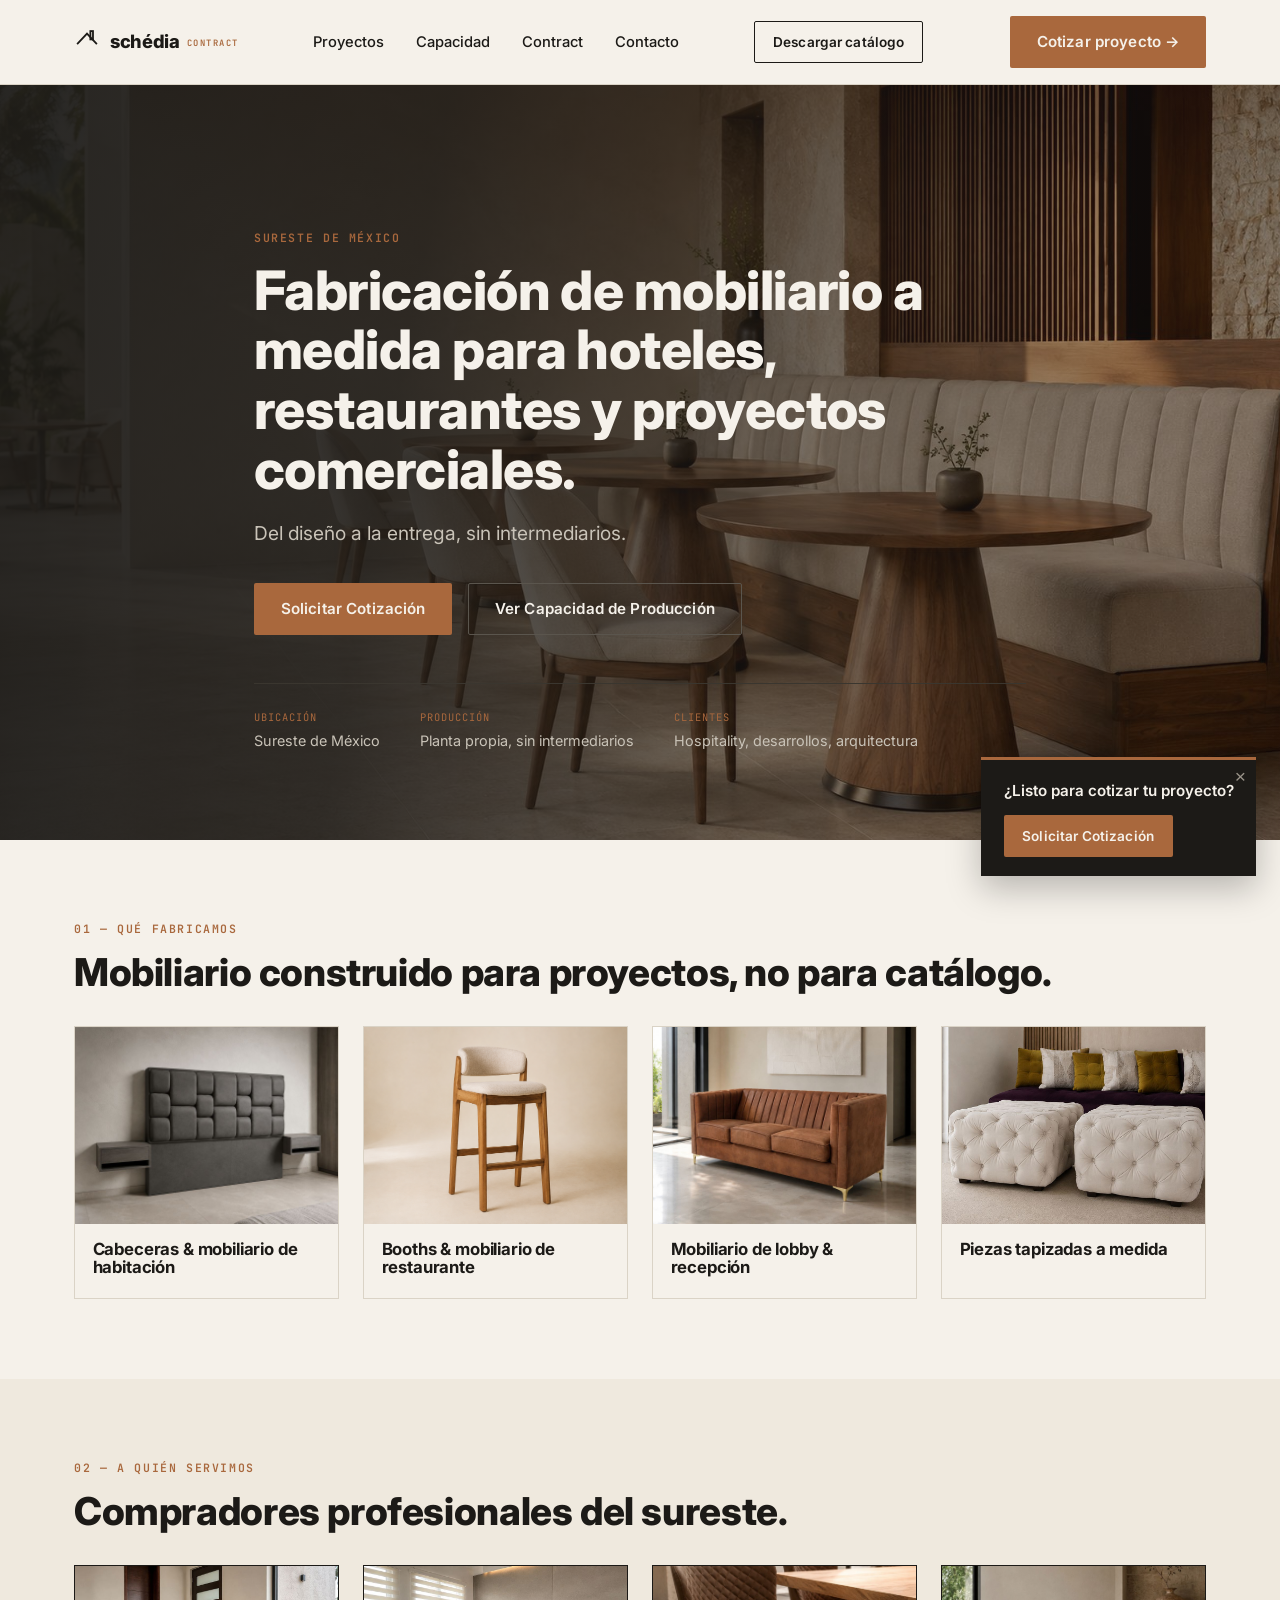
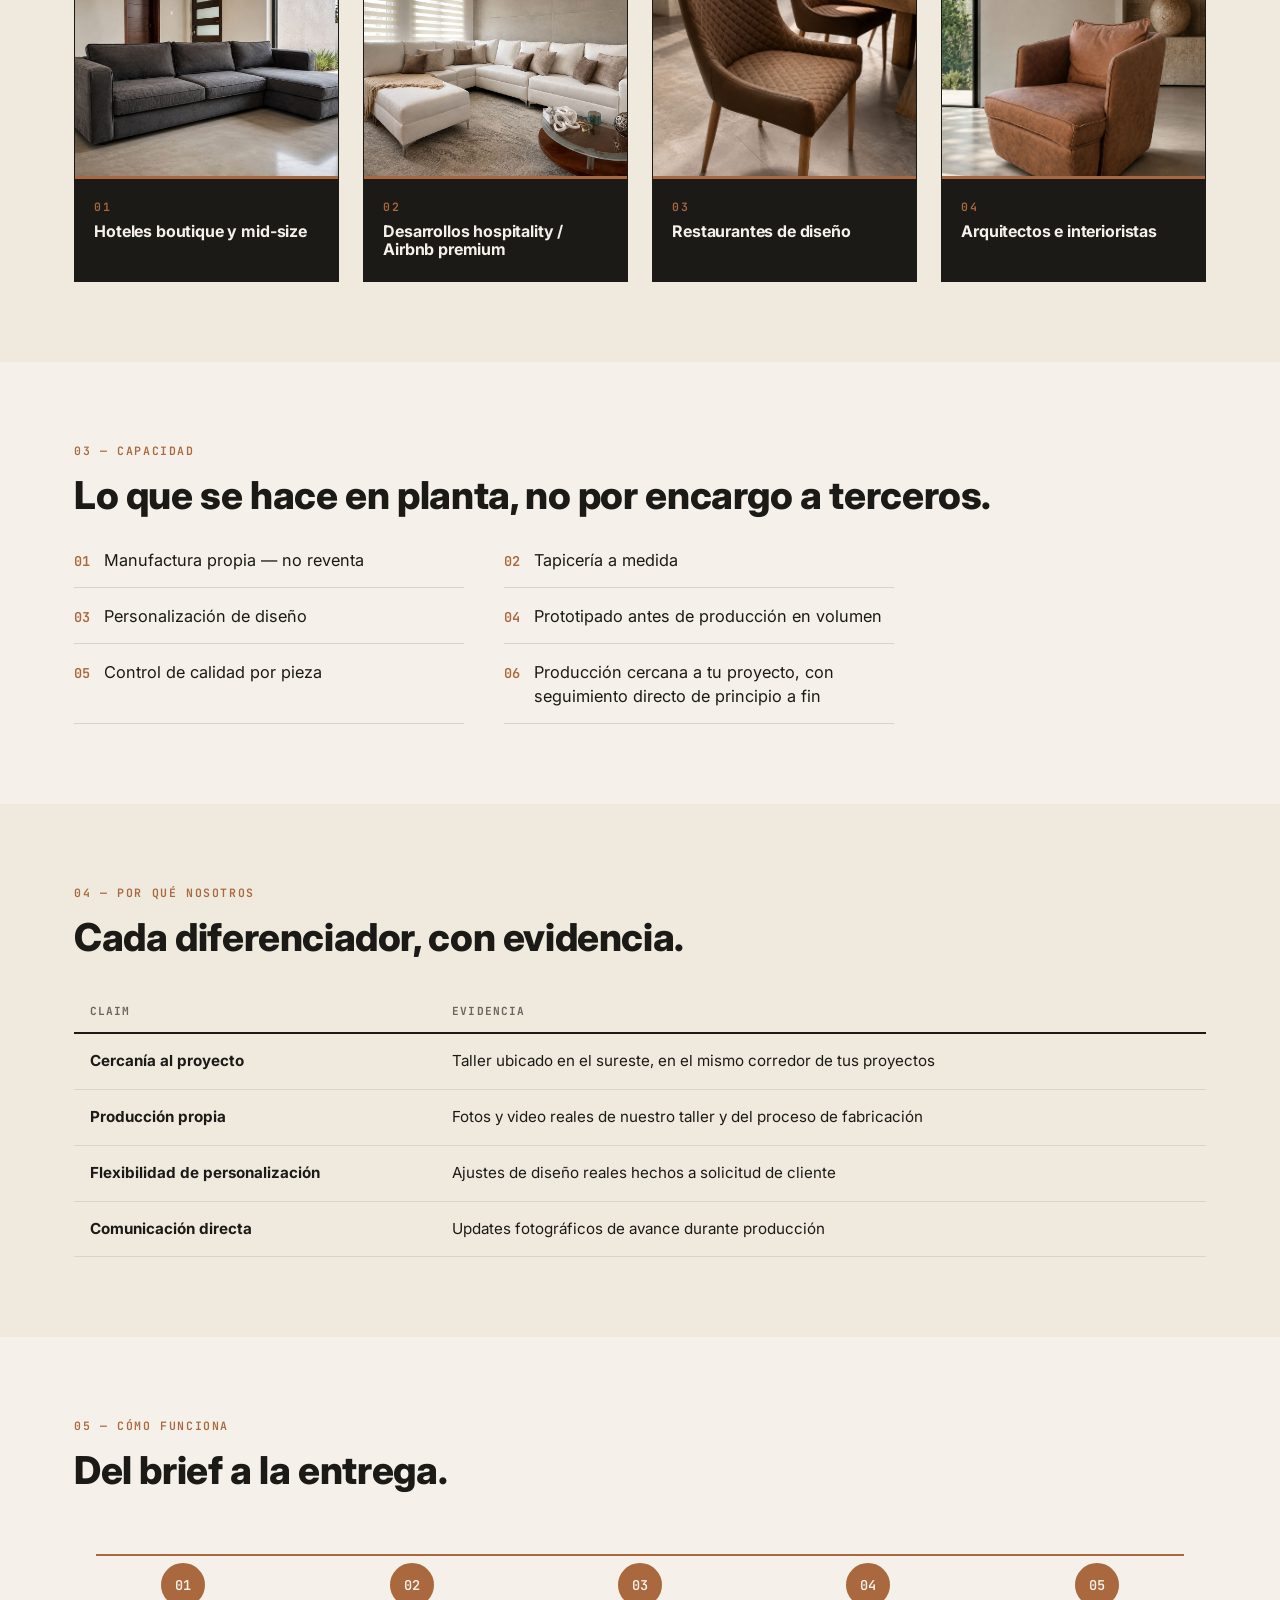
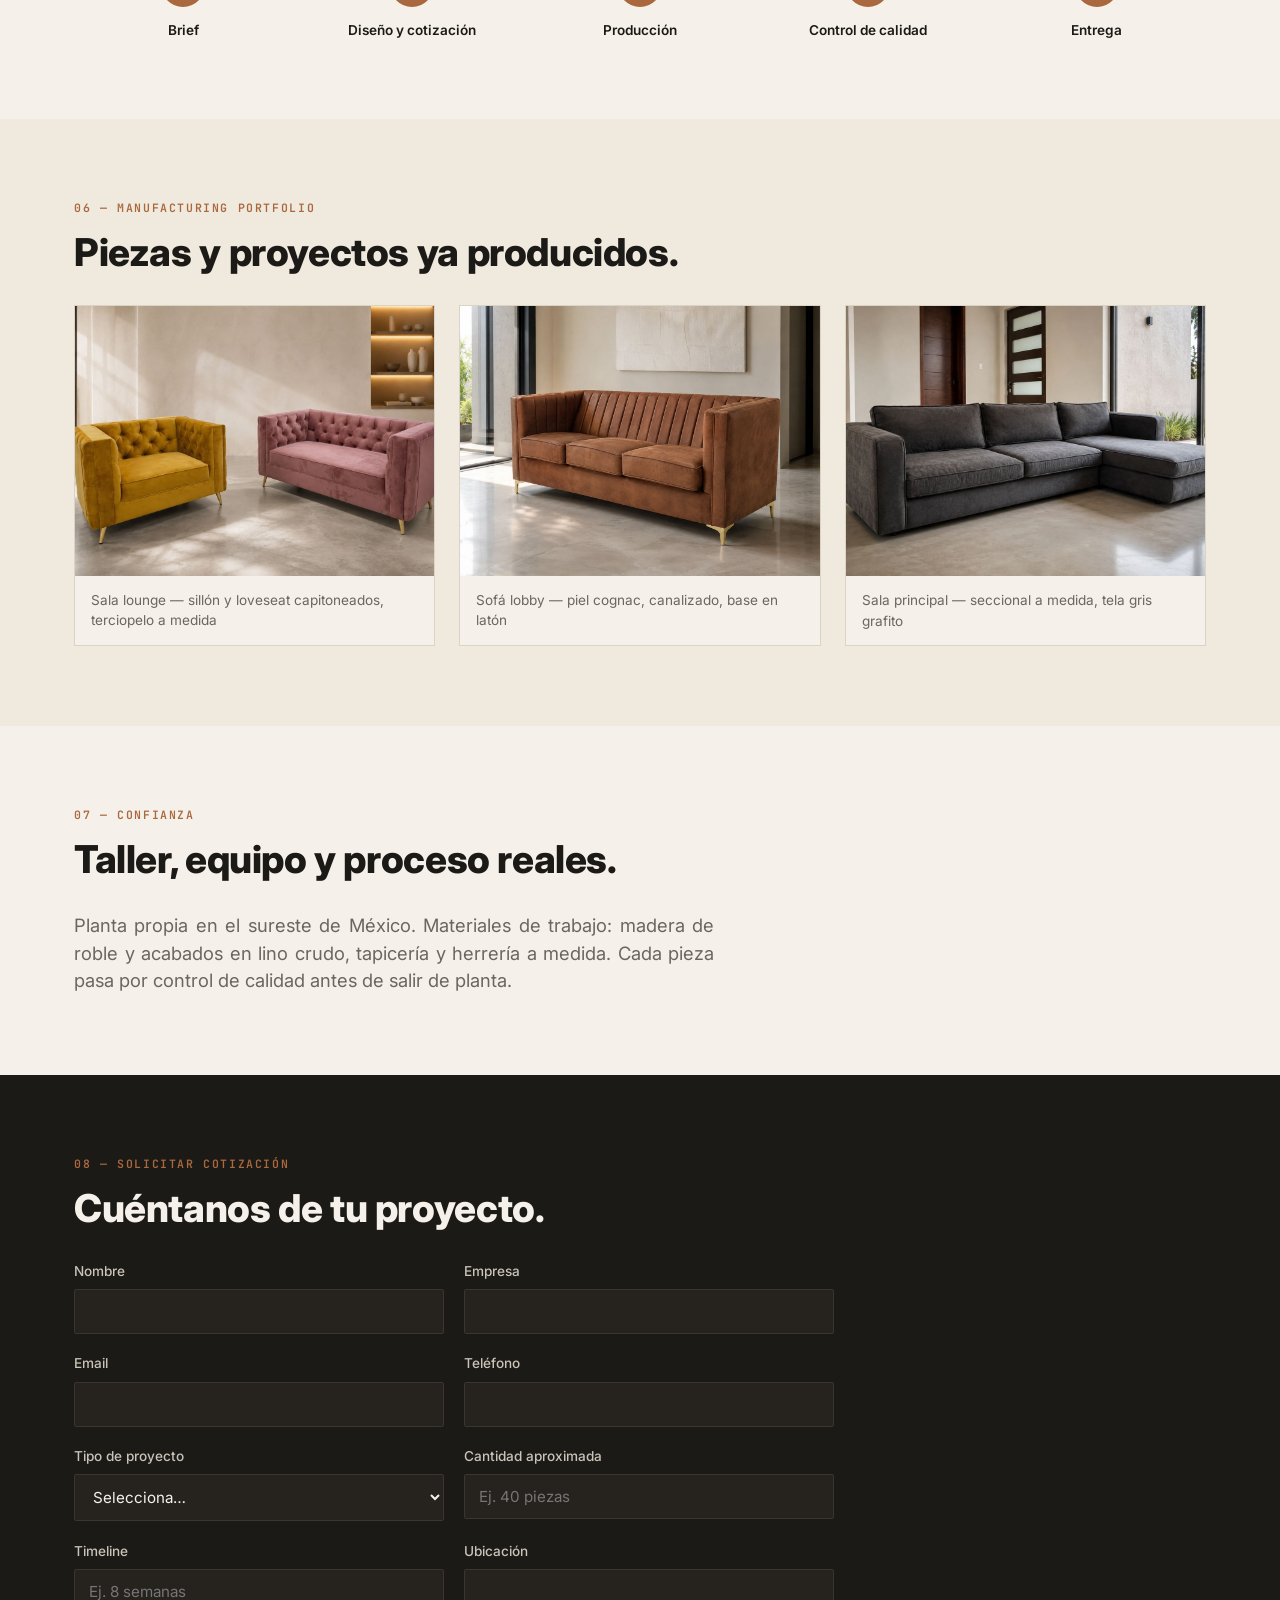
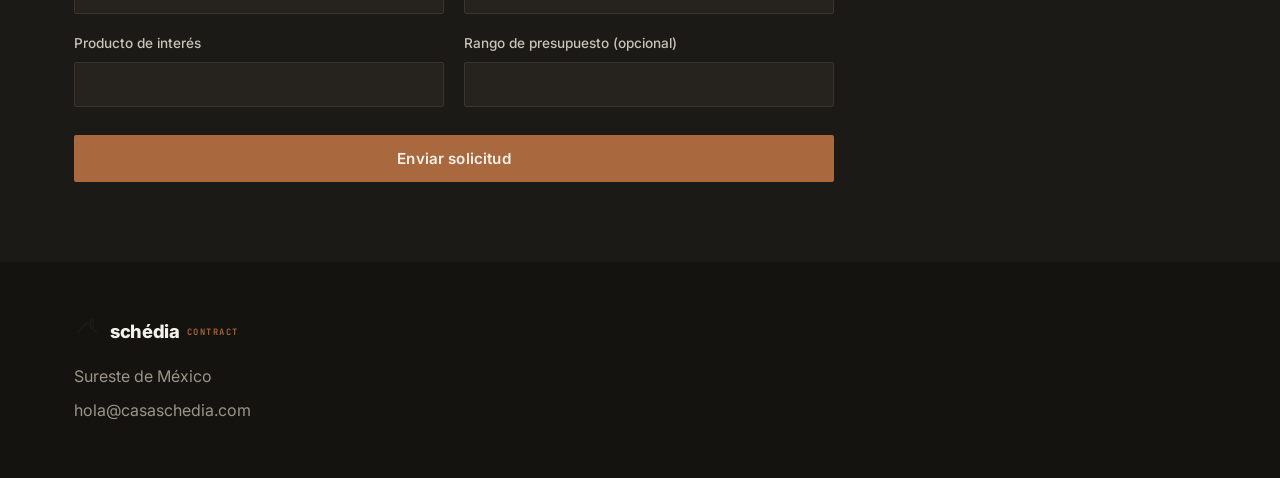
<file: index.html>
<!-- VERSION: v06 -->
<!DOCTYPE html>
<html lang="es-MX">
<head>
<meta charset="UTF-8">
<meta name="viewport" content="width=device-width, initial-scale=1.0">
<title>Casa Schédia — Fabricación de mobiliario a medida para hospitality | Sureste de México</title>
<meta name="description" content="Fabricante de mobiliario a medida para hoteles, restaurantes y proyectos comerciales del sureste de México. Solicita una cotización.">
<link rel="icon" href="assets/favicon.svg" type="image/svg+xml">
<link rel="preconnect" href="https://fonts.googleapis.com">
<link href="https://fonts.googleapis.com/css2?family=Inter:wght@400;500;600;700;800&family=JetBrains+Mono:wght@500;600&display=swap" rel="stylesheet">
<link rel="stylesheet" href="css/styles.css?v=05">
</head>
<body>

<!-- ============ HEADER ============ -->
<header class="site-header">
  <div class="wrap header-inner">
    <a href="index.html" class="logo-lockup" aria-label="Casa Schédia">
      <svg class="logo-icon" viewBox="0 0 100 100" aria-hidden="true">
        <polyline points="12,58 50,18 88,58" fill="none" stroke="currentColor" stroke-width="7" stroke-linejoin="miter"/>
        <rect x="63" y="8" width="10" height="32" fill="none" stroke="currentColor" stroke-width="7" stroke-linejoin="miter"/>
      </svg>
      <span class="logo-text">schédia <span class="logo-sub">CONTRACT</span></span>
    </a>
    <nav class="site-nav" aria-label="Navegación principal">
      <a href="#proyectos">Proyectos</a>
      <a href="#capacidad">Capacidad</a>
      <a href="#contract">Contract</a>
      <a href="#contacto">Contacto</a>
    </nav>
    <a href="assets/catalogo-schedia.pdf" class="btn btn-ghost btn-small header-catalog" download>Descargar catálogo</a>
    <a href="#cotizar" class="btn btn-amber header-cta">Cotizar proyecto →</a>
    <button class="nav-toggle" aria-label="Abrir menú" aria-expanded="false">
      <span></span><span></span><span></span>
    </button>
  </div>
</header>

<!-- ============ HERO ============ -->
<section class="hero">
  <div class="wrap hero-inner">
    <p class="eyebrow">SURESTE DE MÉXICO</p>
    <h1>Fabricación de mobiliario a medida para hoteles, restaurantes y proyectos comerciales.</h1>
    <p class="hero-sub">Del diseño a la entrega, sin intermediarios.</p>
    <div class="hero-ctas">
      <a href="#cotizar" class="btn btn-amber">Solicitar Cotización</a>
      <a href="#capacidad" class="btn btn-ghost">Ver Capacidad de Producción</a>
    </div>
    <ul class="trust-indicators">
      <li><span class="ti-label">Ubicación</span> Sureste de México</li>
      <li><span class="ti-label">Producción</span> Planta propia, sin intermediarios</li>
      <li><span class="ti-label">Clientes</span> Hospitality, desarrollos, arquitectura</li>
    </ul>
  </div>
</section>

<!-- ============ QUÉ FABRICAMOS ============ -->
<section class="section" id="que-fabricamos">
  <div class="wrap">
    <p class="eyebrow">01 — QUÉ FABRICAMOS</p>
    <h2>Mobiliario construido para proyectos, no para catálogo.</h2>
    <div class="grid-4">
      <div class="card">
        <div class="card-media" style="background-image:url('assets/producto-cabeceras.jpg')"></div>
        <h3>Cabeceras &amp; mobiliario de habitación</h3>
      </div>
      <div class="card">
        <div class="card-media" style="background-image:url('assets/producto-booths.jpg')"></div>
        <h3>Booths &amp; mobiliario de restaurante</h3>
      </div>
      <div class="card">
        <div class="card-media" style="background-image:url('assets/producto-lobby.jpg')"></div>
        <h3>Mobiliario de lobby &amp; recepción</h3>
      </div>
      <div class="card">
        <div class="card-media" style="background-image:url('assets/producto-tapizado.jpg')"></div>
        <h3>Piezas tapizadas a medida</h3>
      </div>
    </div>
  </div>
</section>

<!-- ============ A QUIÉN SERVIMOS ============ -->
<section class="section section-alt" id="a-quien-servimos">
  <div class="wrap">
    <p class="eyebrow">02 — A QUIÉN SERVIMOS</p>
    <h2>Compradores profesionales del sureste.</h2>
    <div class="grid-4">
      <div class="audience-card">
        <div class="card-media" style="background-image:url('assets/audiencia-hoteles.jpg')"></div>
        <div class="audience-body">
          <span class="audience-num">01</span>
          <h3>Hoteles boutique y mid-size</h3>
        </div>
      </div>
      <div class="audience-card">
        <div class="card-media" style="background-image:url('assets/audiencia-airbnb.jpg')"></div>
        <div class="audience-body">
          <span class="audience-num">02</span>
          <h3>Desarrollos hospitality / Airbnb premium</h3>
        </div>
      </div>
      <div class="audience-card">
        <div class="card-media" style="background-image:url('assets/audiencia-restaurantes.jpg')"></div>
        <div class="audience-body">
          <span class="audience-num">03</span>
          <h3>Restaurantes de diseño</h3>
        </div>
      </div>
      <div class="audience-card">
        <div class="card-media" style="background-image:url('assets/audiencia-arquitectos.jpg')"></div>
        <div class="audience-body">
          <span class="audience-num">04</span>
          <h3>Arquitectos e interioristas</h3>
        </div>
      </div>
    </div>
  </div>
</section>

<!-- ============ CAPACIDAD ============ -->
<section class="section" id="capacidad">
  <div class="wrap">
    <p class="eyebrow">03 — CAPACIDAD</p>
    <h2>Lo que se hace en planta, no por encargo a terceros.</h2>
    <ul class="spec-list">
      <li><span class="spec-num">01</span> Manufactura propia — no reventa</li>
      <li><span class="spec-num">02</span> Tapicería a medida</li>
      <li><span class="spec-num">03</span> Personalización de diseño</li>
      <li><span class="spec-num">04</span> Prototipado antes de producción en volumen</li>
      <li><span class="spec-num">05</span> Control de calidad por pieza</li>
      <li><span class="spec-num">06</span> Producción cercana a tu proyecto, con seguimiento directo de principio a fin</li>
    </ul>
  </div>
</section>

<!-- ============ POR QUÉ NOSOTROS ============ -->
<section class="section section-alt" id="por-que-nosotros">
  <div class="wrap">
    <p class="eyebrow">04 — POR QUÉ NOSOTROS</p>
    <h2>Cada diferenciador, con evidencia.</h2>
    <table class="evidence-table">
      <thead><tr><th>Claim</th><th>Evidencia</th></tr></thead>
      <tbody>
        <tr><td>Cercanía al proyecto</td><td>Taller ubicado en el sureste, en el mismo corredor de tus proyectos</td></tr>
        <tr><td>Producción propia</td><td>Fotos y video reales de nuestro taller y del proceso de fabricación</td></tr>
        <tr><td>Flexibilidad de personalización</td><td>Ajustes de diseño reales hechos a solicitud de cliente</td></tr>
        <tr><td>Comunicación directa</td><td>Updates fotográficos de avance durante producción</td></tr>
      </tbody>
    </table>
  </div>
</section>

<!-- ============ PROCESO ============ -->
<section class="section" id="proceso">
  <div class="wrap">
    <p class="eyebrow">05 — CÓMO FUNCIONA</p>
    <h2>Del brief a la entrega.</h2>
    <div class="roadmap" id="roadmap">
      <div class="roadmap-track"><div class="roadmap-fill"></div></div>
      <ol class="roadmap-steps">
        <li class="roadmap-step"><span class="roadmap-node">01</span><p class="roadmap-label">Brief</p></li>
        <li class="roadmap-step"><span class="roadmap-node">02</span><p class="roadmap-label">Diseño y cotización</p></li>
        <li class="roadmap-step"><span class="roadmap-node">03</span><p class="roadmap-label">Producción</p></li>
        <li class="roadmap-step"><span class="roadmap-node">04</span><p class="roadmap-label">Control de calidad</p></li>
        <li class="roadmap-step"><span class="roadmap-node">05</span><p class="roadmap-label">Entrega</p></li>
      </ol>
    </div>
  </div>
</section>

<!-- ============ PROYECTOS ============ -->
<section class="section section-alt" id="proyectos">
  <div class="wrap">
    <p class="eyebrow">06 — MANUFACTURING PORTFOLIO</p>
    <h2>Piezas y proyectos ya producidos.</h2>
    <div class="grid-3">
      <div class="project-card">
        <div class="card-media" style="background-image:url('assets/proyecto-1.jpg')"></div>
        <p class="project-meta">Sala lounge — sillón y loveseat capitoneados, terciopelo a medida</p>
      </div>
      <div class="project-card">
        <div class="card-media" style="background-image:url('assets/proyecto-2.jpg')"></div>
        <p class="project-meta">Sofá lobby — piel cognac, canalizado, base en latón</p>
      </div>
      <div class="project-card">
        <div class="card-media" style="background-image:url('assets/proyecto-3.jpg')"></div>
        <p class="project-meta">Sala principal — seccional a medida, tela gris grafito</p>
      </div>
    </div>
  </div>
</section>

<!-- ============ CONFIANZA ============ -->
<section class="section" id="contract">
  <div class="wrap">
    <p class="eyebrow">07 — CONFIANZA</p>
    <h2>Taller, equipo y proceso reales.</h2>
    <p class="lede">Planta propia en el sureste de México. Materiales de trabajo: madera de roble y acabados en lino crudo, tapicería y herrería a medida. Cada pieza pasa por control de calidad antes de salir de planta.</p>
  </div>
</section>

<!-- ============ FORMULARIO ============ -->
<section class="section section-form" id="cotizar">
  <div class="wrap">
    <p class="eyebrow">08 — SOLICITAR COTIZACIÓN</p>
    <h2>Cuéntanos de tu proyecto.</h2>
    <form class="lead-form" id="quote-form" action="https://n8n-production-c8e2f.up.railway.app/webhook/schedia-lead" method="POST">
      <input type="text" name="_honey" style="display:none" tabindex="-1" autocomplete="off">
      <div class="form-grid">
        <label>Nombre<input type="text" name="Nombre" required></label>
        <label>Empresa<input type="text" name="Empresa" required></label>
        <label>Email<input type="email" name="Email" required></label>
        <label>Teléfono<input type="tel" name="Teléfono" required></label>
        <label>Tipo de proyecto
          <select name="Tipo de proyecto" required>
            <option value="">Selecciona…</option>
            <option>Hotel boutique</option>
            <option>Hotel mid-size</option>
            <option>Airbnb premium</option>
            <option>Restaurante</option>
            <option>Desarrollo / otro</option>
          </select>
        </label>
        <label>Cantidad aproximada<input type="text" name="Cantidad aproximada" placeholder="Ej. 40 piezas"></label>
        <label>Timeline<input type="text" name="Timeline" placeholder="Ej. 8 semanas"></label>
        <label>Ubicación<input type="text" name="Ubicación" required></label>
        <label>Producto de interés<input type="text" name="Producto de interés"></label>
        <label>Rango de presupuesto (opcional)<input type="text" name="Rango de presupuesto"></label>
      </div>
      <button type="submit" class="btn btn-amber btn-block">Enviar solicitud</button>
    </form>
  </div>
</section>

<!-- ============ FOOTER ============ -->
<footer class="site-footer" id="contacto">
  <div class="wrap footer-inner">
    <div class="logo-lockup footer-logo">
      <svg class="logo-icon" viewBox="0 0 100 100" aria-hidden="true">
        <polyline points="12,58 50,18 88,58" fill="none" stroke="currentColor" stroke-width="7" stroke-linejoin="miter"/>
        <rect x="63" y="8" width="10" height="32" fill="none" stroke="currentColor" stroke-width="7" stroke-linejoin="miter"/>
      </svg>
      <span class="logo-text">schédia <span class="logo-sub">CONTRACT</span></span>
    </div>
    <p>Sureste de México</p>
    <p><a href="mailto:hola@casaschedia.com">hola@casaschedia.com</a></p>
  </div>
</footer>

<!-- ============ SCROLL POPUP ============ -->
<div class="scroll-popup" id="scroll-popup">
  <button class="popup-close" id="popup-close" aria-label="Cerrar">×</button>
  <p>¿Listo para cotizar tu proyecto?</p>
  <a href="#cotizar" class="btn btn-amber btn-small">Solicitar Cotización</a>
</div>

<script src="js/main.js?v=02"></script>
</body>
</html>
</file>
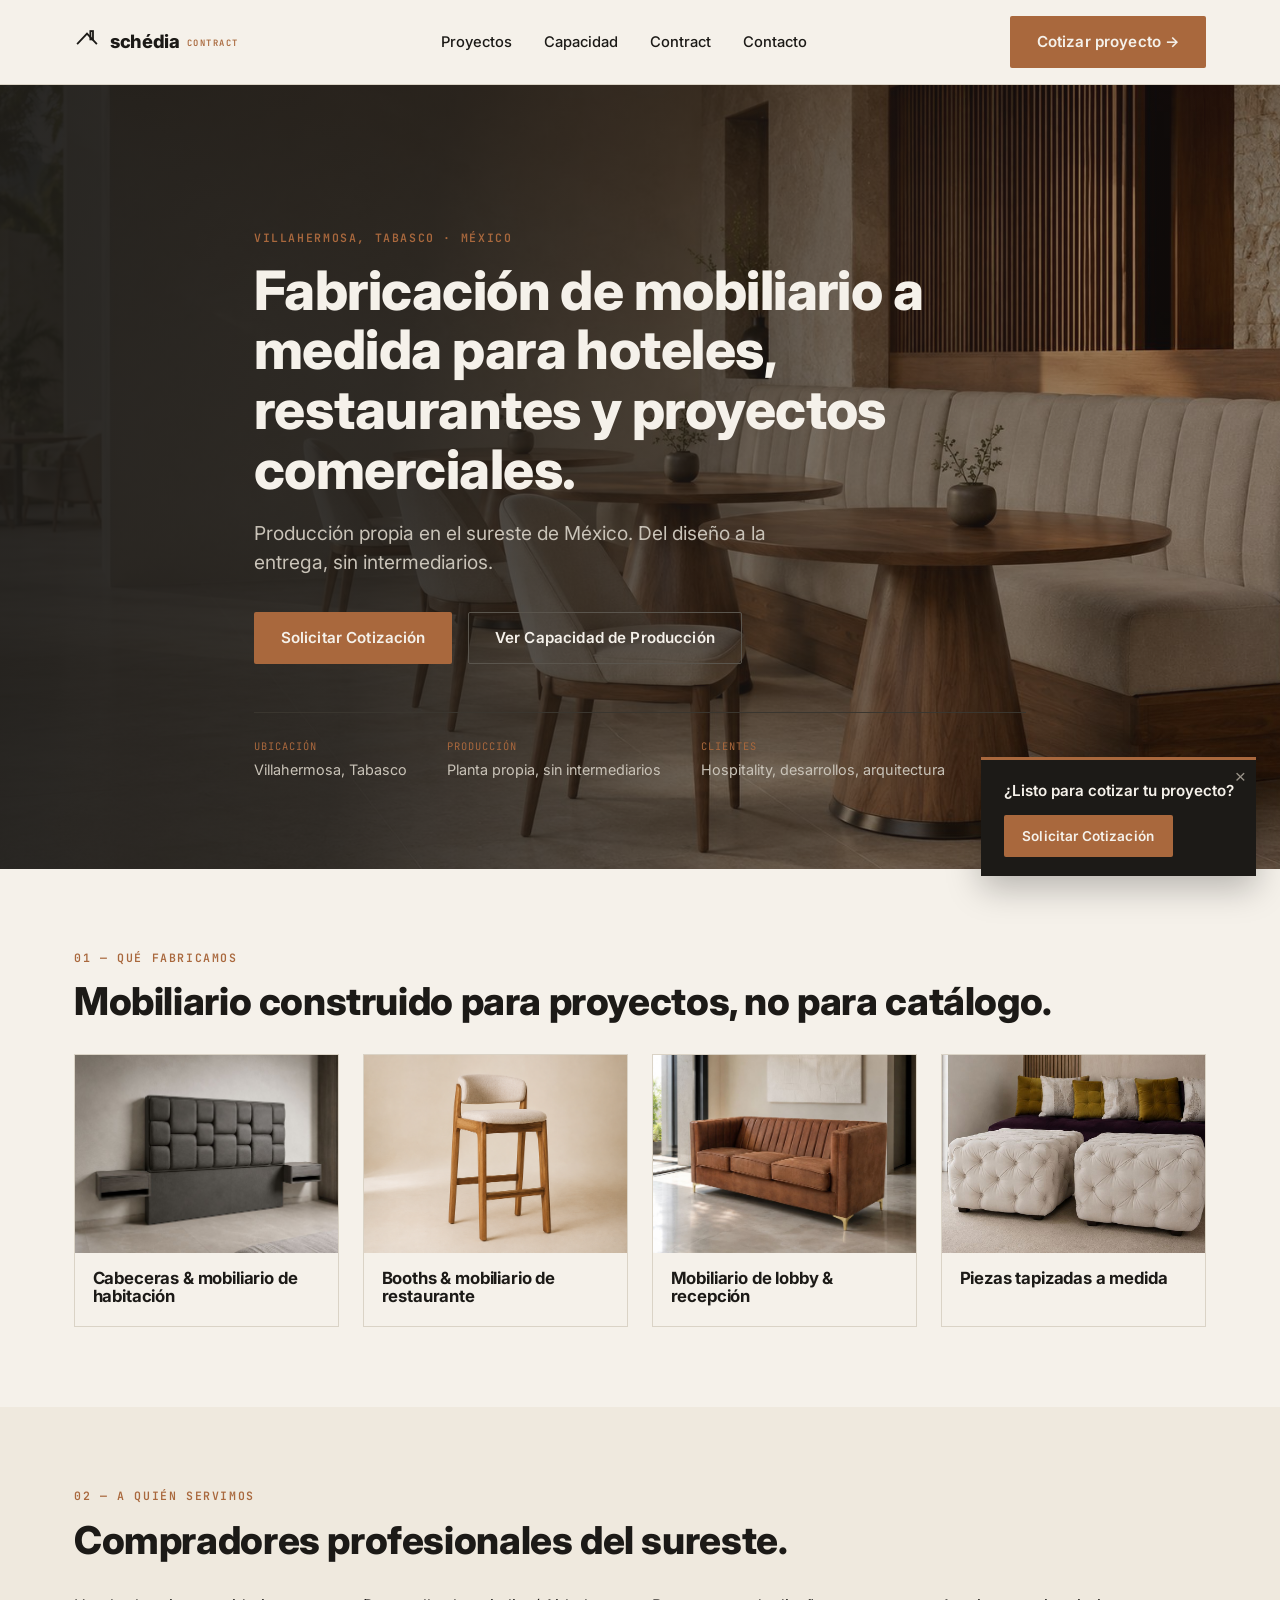
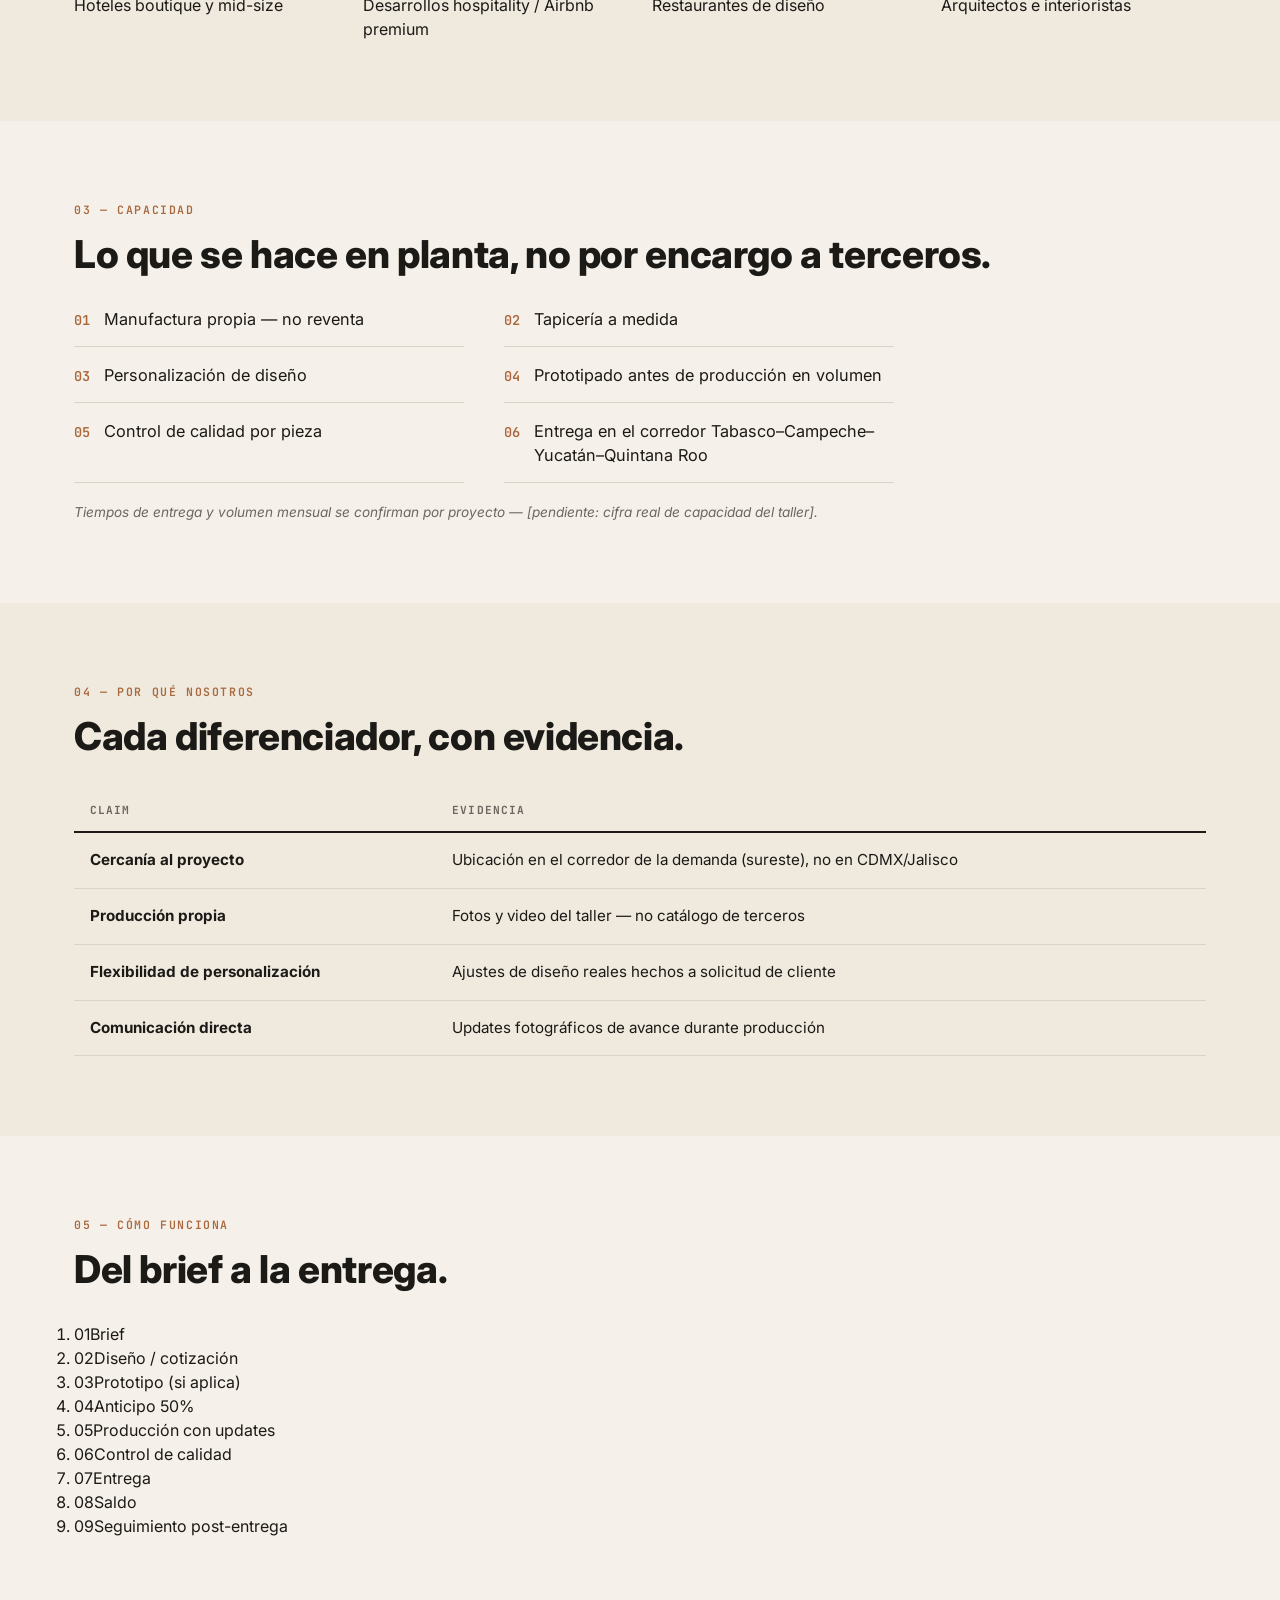
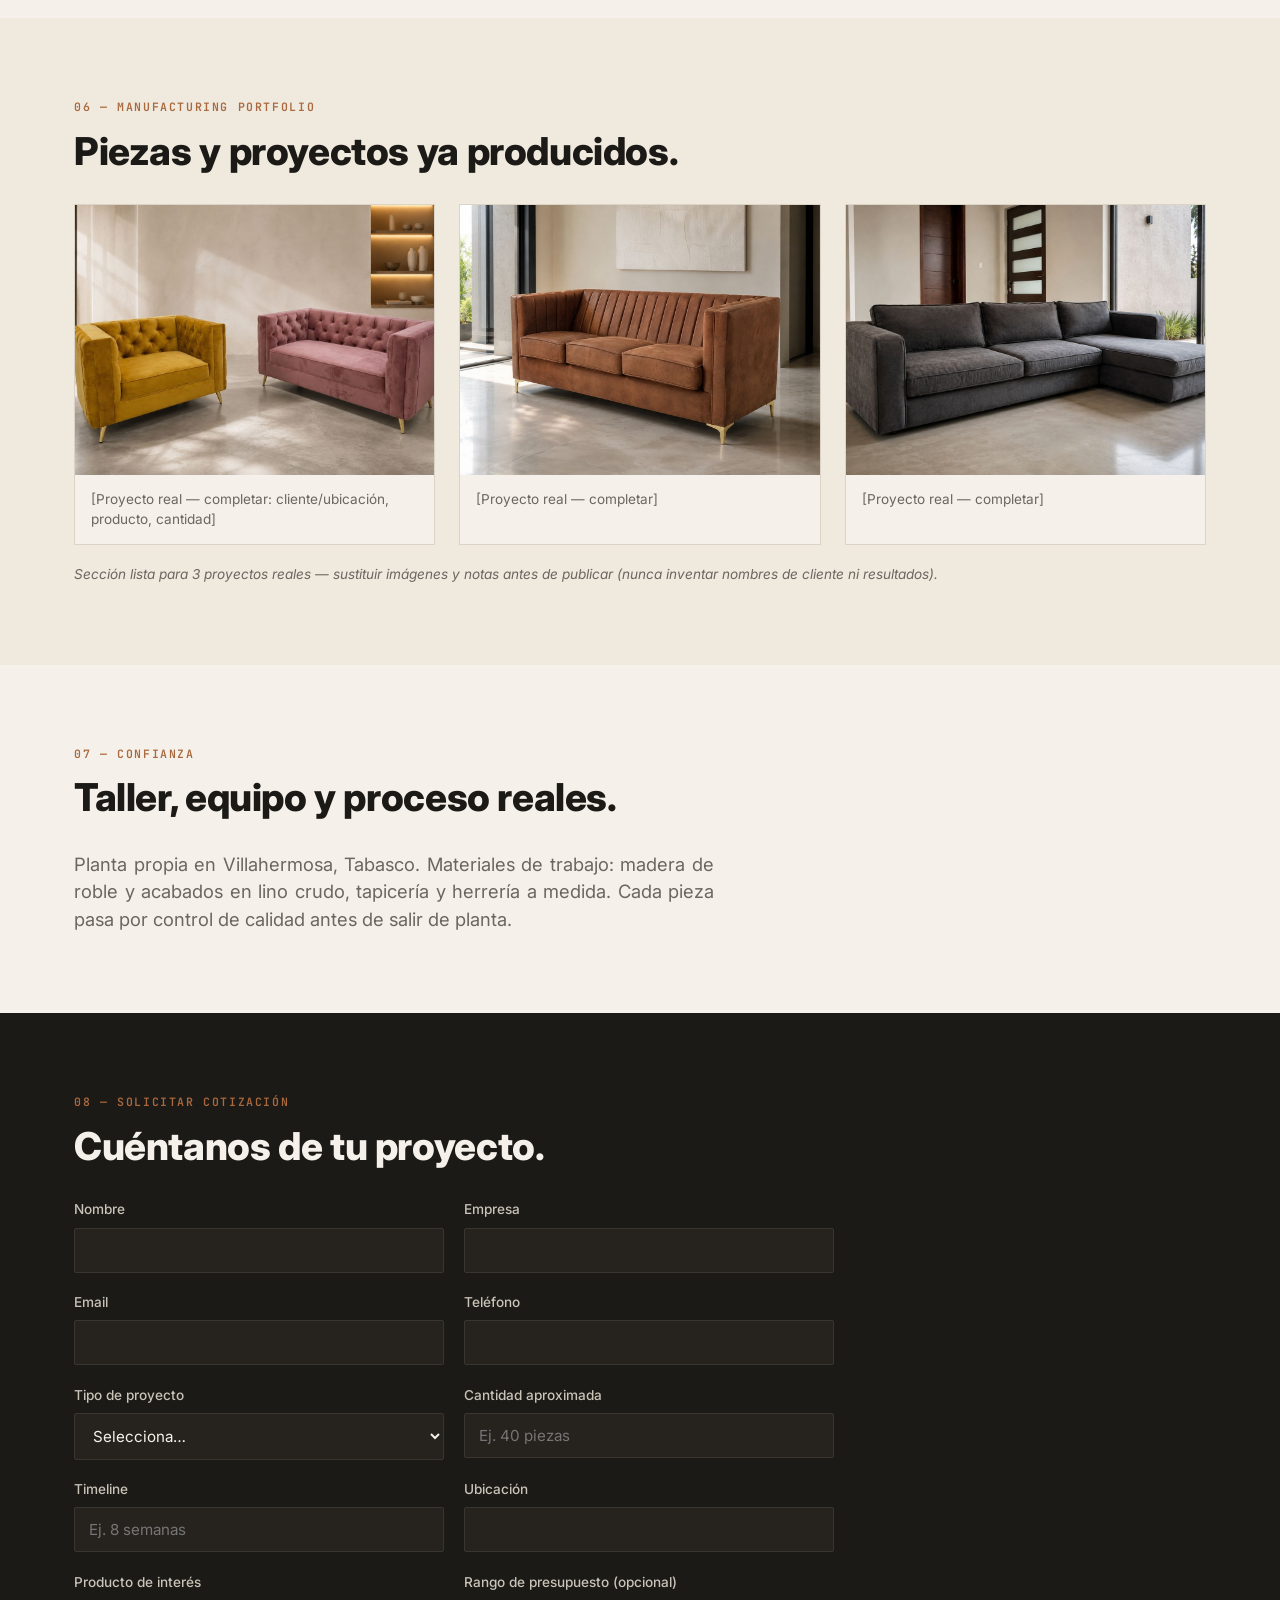
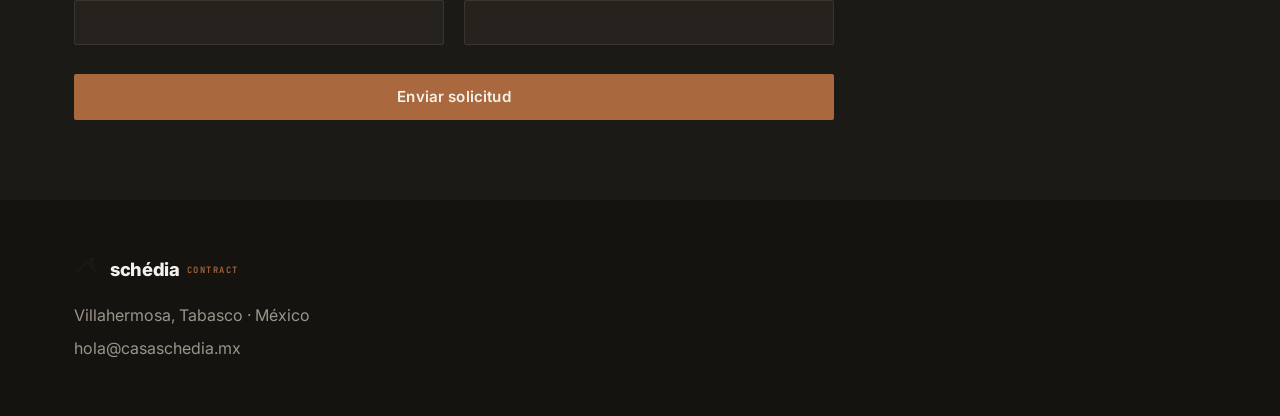
<file: index (27).html>
<!-- VERSION: v01 -->
<!DOCTYPE html>
<html lang="es-MX">
<head>
<meta charset="UTF-8">
<meta name="viewport" content="width=device-width, initial-scale=1.0">
<title>Casa Schédia — Fabricación de mobiliario a medida para hospitality | Villahermosa, Tabasco</title>
<meta name="description" content="Fabricante de mobiliario a medida para hoteles, restaurantes y proyectos comerciales del sureste de México. Producción propia en Villahermosa, Tabasco. Solicita una cotización.">
<link rel="icon" href="/assets/favicon.svg" type="image/svg+xml">
<link rel="preconnect" href="https://fonts.googleapis.com">
<link href="https://fonts.googleapis.com/css2?family=Inter:wght@400;500;600;700;800&family=JetBrains+Mono:wght@500;600&display=swap" rel="stylesheet">
<link rel="stylesheet" href="/css/styles.css?v=01">
</head>
<body>

<!-- ============ HEADER ============ -->
<header class="site-header">
  <div class="wrap header-inner">
    <a href="/" class="logo-lockup" aria-label="Casa Schédia">
      <svg class="logo-icon" viewBox="0 0 100 100" aria-hidden="true">
        <polyline points="12,58 50,18 88,58" fill="none" stroke="currentColor" stroke-width="7" stroke-linejoin="miter"/>
        <rect x="63" y="8" width="10" height="32" fill="none" stroke="currentColor" stroke-width="7" stroke-linejoin="miter"/>
      </svg>
      <span class="logo-text">schédia <span class="logo-sub">CONTRACT</span></span>
    </a>
    <nav class="site-nav" aria-label="Navegación principal">
      <a href="#proyectos">Proyectos</a>
      <a href="#capacidad">Capacidad</a>
      <a href="#contract">Contract</a>
      <a href="#contacto">Contacto</a>
    </nav>
    <a href="#cotizar" class="btn btn-amber header-cta">Cotizar proyecto →</a>
    <button class="nav-toggle" aria-label="Abrir menú" aria-expanded="false">
      <span></span><span></span><span></span>
    </button>
  </div>
</header>

<!-- ============ HERO ============ -->
<section class="hero">
  <div class="wrap hero-inner">
    <p class="eyebrow">VILLAHERMOSA, TABASCO · MÉXICO</p>
    <h1>Fabricación de mobiliario a medida para hoteles, restaurantes y proyectos comerciales.</h1>
    <p class="hero-sub">Producción propia en el sureste de México. Del diseño a la entrega, sin intermediarios.</p>
    <div class="hero-ctas">
      <a href="#cotizar" class="btn btn-amber">Solicitar Cotización</a>
      <a href="#capacidad" class="btn btn-ghost">Ver Capacidad de Producción</a>
    </div>
    <ul class="trust-indicators">
      <li><span class="ti-label">Ubicación</span> Villahermosa, Tabasco</li>
      <li><span class="ti-label">Producción</span> Planta propia, sin intermediarios</li>
      <li><span class="ti-label">Clientes</span> Hospitality, desarrollos, arquitectura</li>
    </ul>
  </div>
</section>

<!-- ============ QUÉ FABRICAMOS ============ -->
<section class="section" id="que-fabricamos">
  <div class="wrap">
    <p class="eyebrow">01 — QUÉ FABRICAMOS</p>
    <h2>Mobiliario construido para proyectos, no para catálogo.</h2>
    <div class="grid-4">
      <div class="card">
        <div class="card-media" style="background-image:url('/assets/producto-cabeceras.jpg')"></div>
        <h3>Cabeceras &amp; mobiliario de habitación</h3>
      </div>
      <div class="card">
        <div class="card-media" style="background-image:url('/assets/producto-booths.jpg')"></div>
        <h3>Booths &amp; mobiliario de restaurante</h3>
      </div>
      <div class="card">
        <div class="card-media" style="background-image:url('/assets/producto-lobby.jpg')"></div>
        <h3>Mobiliario de lobby &amp; recepción</h3>
      </div>
      <div class="card">
        <div class="card-media" style="background-image:url('/assets/producto-tapizado.jpg')"></div>
        <h3>Piezas tapizadas a medida</h3>
      </div>
    </div>
  </div>
</section>

<!-- ============ A QUIÉN SERVIMOS ============ -->
<section class="section section-alt" id="a-quien-servimos">
  <div class="wrap">
    <p class="eyebrow">02 — A QUIÉN SERVIMOS</p>
    <h2>Compradores profesionales del sureste.</h2>
    <div class="grid-4 grid-tight">
      <div class="tag-card">Hoteles boutique y mid-size</div>
      <div class="tag-card">Desarrollos hospitality / Airbnb premium</div>
      <div class="tag-card">Restaurantes de diseño</div>
      <div class="tag-card">Arquitectos e interioristas</div>
    </div>
  </div>
</section>

<!-- ============ CAPACIDAD ============ -->
<section class="section" id="capacidad">
  <div class="wrap">
    <p class="eyebrow">03 — CAPACIDAD</p>
    <h2>Lo que se hace en planta, no por encargo a terceros.</h2>
    <ul class="spec-list">
      <li><span class="spec-num">01</span> Manufactura propia — no reventa</li>
      <li><span class="spec-num">02</span> Tapicería a medida</li>
      <li><span class="spec-num">03</span> Personalización de diseño</li>
      <li><span class="spec-num">04</span> Prototipado antes de producción en volumen</li>
      <li><span class="spec-num">05</span> Control de calidad por pieza</li>
      <li><span class="spec-num">06</span> Entrega en el corredor Tabasco–Campeche–Yucatán–Quintana Roo</li>
    </ul>
    <p class="fine-note">Tiempos de entrega y volumen mensual se confirman por proyecto — [pendiente: cifra real de capacidad del taller].</p>
  </div>
</section>

<!-- ============ POR QUÉ NOSOTROS ============ -->
<section class="section section-alt" id="por-que-nosotros">
  <div class="wrap">
    <p class="eyebrow">04 — POR QUÉ NOSOTROS</p>
    <h2>Cada diferenciador, con evidencia.</h2>
    <table class="evidence-table">
      <thead><tr><th>Claim</th><th>Evidencia</th></tr></thead>
      <tbody>
        <tr><td>Cercanía al proyecto</td><td>Ubicación en el corredor de la demanda (sureste), no en CDMX/Jalisco</td></tr>
        <tr><td>Producción propia</td><td>Fotos y video del taller — no catálogo de terceros</td></tr>
        <tr><td>Flexibilidad de personalización</td><td>Ajustes de diseño reales hechos a solicitud de cliente</td></tr>
        <tr><td>Comunicación directa</td><td>Updates fotográficos de avance durante producción</td></tr>
      </tbody>
    </table>
  </div>
</section>

<!-- ============ PROCESO ============ -->
<section class="section" id="proceso">
  <div class="wrap">
    <p class="eyebrow">05 — CÓMO FUNCIONA</p>
    <h2>Del brief a la entrega.</h2>
    <ol class="process-steps">
      <li><span>01</span>Brief</li>
      <li><span>02</span>Diseño / cotización</li>
      <li><span>03</span>Prototipo (si aplica)</li>
      <li><span>04</span>Anticipo 50%</li>
      <li><span>05</span>Producción con updates</li>
      <li><span>06</span>Control de calidad</li>
      <li><span>07</span>Entrega</li>
      <li><span>08</span>Saldo</li>
      <li><span>09</span>Seguimiento post-entrega</li>
    </ol>
  </div>
</section>

<!-- ============ PROYECTOS ============ -->
<section class="section section-alt" id="proyectos">
  <div class="wrap">
    <p class="eyebrow">06 — MANUFACTURING PORTFOLIO</p>
    <h2>Piezas y proyectos ya producidos.</h2>
    <div class="grid-3">
      <div class="project-card">
        <div class="card-media" style="background-image:url('/assets/proyecto-1.jpg')"></div>
        <p class="project-meta">[Proyecto real — completar: cliente/ubicación, producto, cantidad]</p>
      </div>
      <div class="project-card">
        <div class="card-media" style="background-image:url('/assets/proyecto-2.jpg')"></div>
        <p class="project-meta">[Proyecto real — completar]</p>
      </div>
      <div class="project-card">
        <div class="card-media" style="background-image:url('/assets/proyecto-3.jpg')"></div>
        <p class="project-meta">[Proyecto real — completar]</p>
      </div>
    </div>
    <p class="fine-note">Sección lista para 3 proyectos reales — sustituir imágenes y notas antes de publicar (nunca inventar nombres de cliente ni resultados).</p>
  </div>
</section>

<!-- ============ CONFIANZA ============ -->
<section class="section" id="contract">
  <div class="wrap">
    <p class="eyebrow">07 — CONFIANZA</p>
    <h2>Taller, equipo y proceso reales.</h2>
    <p class="lede">Planta propia en Villahermosa, Tabasco. Materiales de trabajo: madera de roble y acabados en lino crudo, tapicería y herrería a medida. Cada pieza pasa por control de calidad antes de salir de planta.</p>
  </div>
</section>

<!-- ============ FORMULARIO ============ -->
<section class="section section-form" id="cotizar">
  <div class="wrap">
    <p class="eyebrow">08 — SOLICITAR COTIZACIÓN</p>
    <h2>Cuéntanos de tu proyecto.</h2>
    <form class="lead-form" id="quote-form" action="https://TU-N8N.up.railway.app/webhook/schedia-lead" method="POST">
      <input type="text" name="_honey" style="display:none" tabindex="-1" autocomplete="off">
      <div class="form-grid">
        <label>Nombre<input type="text" name="Nombre" required></label>
        <label>Empresa<input type="text" name="Empresa" required></label>
        <label>Email<input type="email" name="Email" required></label>
        <label>Teléfono<input type="tel" name="Teléfono" required></label>
        <label>Tipo de proyecto
          <select name="Tipo de proyecto" required>
            <option value="">Selecciona…</option>
            <option>Hotel boutique</option>
            <option>Hotel mid-size</option>
            <option>Airbnb premium</option>
            <option>Restaurante</option>
            <option>Desarrollo / otro</option>
          </select>
        </label>
        <label>Cantidad aproximada<input type="text" name="Cantidad aproximada" placeholder="Ej. 40 piezas"></label>
        <label>Timeline<input type="text" name="Timeline" placeholder="Ej. 8 semanas"></label>
        <label>Ubicación<input type="text" name="Ubicación" required></label>
        <label>Producto de interés<input type="text" name="Producto de interés"></label>
        <label>Rango de presupuesto (opcional)<input type="text" name="Rango de presupuesto"></label>
      </div>
      <button type="submit" class="btn btn-amber btn-block">Enviar solicitud</button>
    </form>
  </div>
</section>

<!-- ============ FOOTER ============ -->
<footer class="site-footer" id="contacto">
  <div class="wrap footer-inner">
    <div class="logo-lockup footer-logo">
      <svg class="logo-icon" viewBox="0 0 100 100" aria-hidden="true">
        <polyline points="12,58 50,18 88,58" fill="none" stroke="currentColor" stroke-width="7" stroke-linejoin="miter"/>
        <rect x="63" y="8" width="10" height="32" fill="none" stroke="currentColor" stroke-width="7" stroke-linejoin="miter"/>
      </svg>
      <span class="logo-text">schédia <span class="logo-sub">CONTRACT</span></span>
    </div>
    <p>Villahermosa, Tabasco · México</p>
    <p><a href="mailto:hola@casaschedia.mx">hola@casaschedia.mx</a></p>
  </div>
</footer>

<!-- ============ SCROLL POPUP ============ -->
<div class="scroll-popup" id="scroll-popup">
  <button class="popup-close" id="popup-close" aria-label="Cerrar">×</button>
  <p>¿Listo para cotizar tu proyecto?</p>
  <a href="#cotizar" class="btn btn-amber btn-small">Solicitar Cotización</a>
</div>

<script src="/js/main.js?v=01"></script>
</body>
</html>
</file>
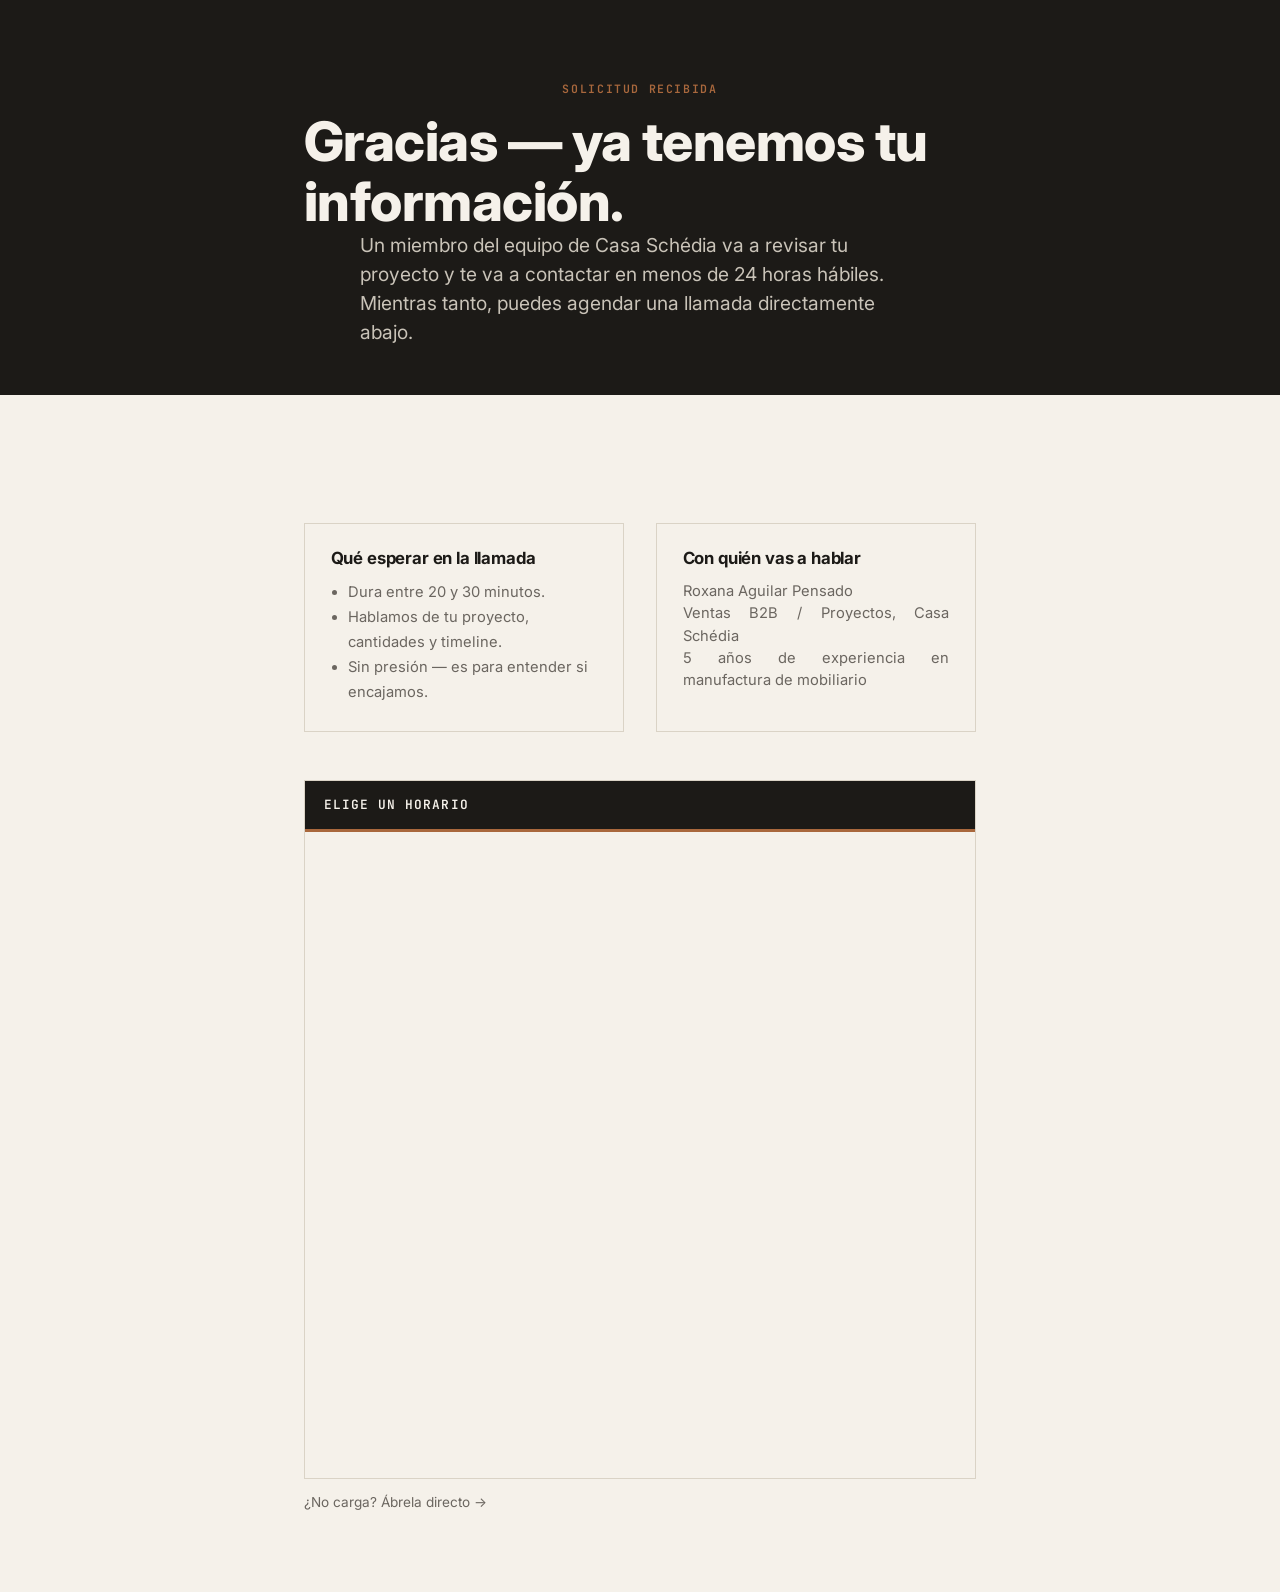
<file: thank-you.html>
<!-- VERSION: v01 -->
<!DOCTYPE html>
<html lang="es-MX">
<head>
<meta charset="UTF-8">
<meta name="viewport" content="width=device-width, initial-scale=1.0">
<title>Gracias — Casa Schédia</title>
<link href="https://fonts.googleapis.com/css2?family=Inter:wght@400;500;600;700;800&family=JetBrains+Mono:wght@500;600&display=swap" rel="stylesheet">
<link rel="stylesheet" href="css/styles.css?v=01">
<style>
  .ty-hero{background:var(--charcoal);color:var(--cream);padding:5rem 0 3rem;text-align:center}
  .ty-wrap{max-width:720px;margin:0 auto;padding:0 24px}
  .ty-grid{display:grid;grid-template-columns:1fr 1fr;gap:2rem;margin:3rem 0}
  .ty-card{background:var(--cream);border:1px solid var(--line);padding:1.6rem}
  .booking-shell{border:1px solid var(--line);margin-top:1rem}
  .booking-shell-header{background:var(--charcoal);color:var(--cream);padding:.9rem 1.2rem;border-bottom:3px solid var(--wood);font-weight:600;font-family:var(--font-mono);font-size:.8rem;letter-spacing:.08em;text-transform:uppercase}
  .booking-fallback-note{font-size:.85rem;color:var(--grey);margin-top:.8rem}
</style>
</head>
<body>
<section class="ty-hero">
  <div class="ty-wrap">
    <p class="eyebrow" style="text-align:center">SOLICITUD RECIBIDA</p>
    <h1>Gracias — ya tenemos tu información.</h1>
    <p class="hero-sub" style="margin:0 auto">Un miembro del equipo de Casa Schédia va a revisar tu proyecto y te va a contactar en menos de 24 horas hábiles. Mientras tanto, puedes agendar una llamada directamente abajo.</p>
  </div>
</section>

<section class="section">
  <div class="ty-wrap">
    <div class="ty-grid">
      <div class="ty-card">
        <h3>Qué esperar en la llamada</h3>
        <ul style="margin-top:.8rem;padding-left:1.1rem;color:var(--grey);font-size:.92rem;line-height:1.7">
          <li>Dura entre 20 y 30 minutos.</li>
          <li>Hablamos de tu proyecto, cantidades y timeline.</li>
          <li>Sin presión — es para entender si encajamos.</li>
        </ul>
      </div>
      <div class="ty-card">
        <h3>Con quién vas a hablar</h3>
        <p style="margin-top:.8rem;color:var(--grey);font-size:.92rem">Roxana Aguilar Pensado<br>Ventas B2B / Proyectos, Casa Schédia<br>5 años de experiencia en manufactura de mobiliario</p>
      </div>
    </div>

    <div class="booking-shell">
      <div class="booking-shell-header">Elige un horario</div>
      <iframe src="https://calendar.google.com/calendar/appointments/schedules/AcZssZ01WQsS1XPB4qFSoL8xT74jRLnxL2U8HGKHM4xNQHcJ1gWpUHXUGCY5LeVJxT_KyHxz9EcmJFtZ?gv=true" style="border:0" width="100%" height="640" loading="lazy" title="Agendar llamada"></iframe>
    </div>
    <p class="booking-fallback-note">¿No carga? <a href="https://calendar.app.google/jkWMvSTmjRUwq3fn8">Ábrela directo →</a></p>
  </div>
</section>
</body>
</html>
</file>
<file: css/styles.css>
/* VERSION: v05 */
:root{
  --charcoal:#1C1A17;
  --wood:#A9683D;
  --cream:#F5F1EA;
  --grey:#6B6660;
  --line:#DAD3C6;
  --danger:#B3392C;
  --danger-bg:#FBF0EE;
  --font-body:'Inter',sans-serif;
  --font-mono:'JetBrains Mono',monospace;
}
*{box-sizing:border-box;margin:0;padding:0}
html{scroll-behavior:smooth}
body{font-family:var(--font-body);color:var(--charcoal);background:var(--cream);line-height:1.5;font-size:16px;-webkit-font-smoothing:antialiased}
img{max-width:100%;display:block}
a{color:inherit;text-decoration:none}
.wrap{max-width:1180px;margin:0 auto;padding:0 24px}
h1,h2,h3{font-weight:800;letter-spacing:-0.01em;line-height:1.1}
h1{font-size:clamp(2rem,5vw,3.4rem)}
h2{font-size:clamp(1.6rem,3.4vw,2.4rem);margin-bottom:2rem}
h3{font-size:1.05rem;font-weight:700}
.eyebrow{font-family:var(--font-mono);font-size:.72rem;font-weight:600;letter-spacing:.14em;text-transform:uppercase;color:var(--wood);margin-bottom:.9rem}
.lede{font-size:1.15rem;color:var(--grey);max-width:640px;text-align:justify;text-justify:inter-word}
.fine-note{font-size:.85rem;color:var(--grey);margin-top:1.2rem;font-style:italic;text-align:justify}
p{text-align:justify;text-justify:inter-word}
.hero-sub,.eyebrow,h1,h2,h3,.trust-indicators,.btn,.evidence-table td,.form-grid label,.ti-label,.logo-text,.site-nav,.project-meta,.footer-inner p{text-align:left}
.hero-sub{max-width:560px}

/* Buttons */
.btn{display:inline-block;padding:.85rem 1.6rem;border-radius:2px;font-weight:600;font-size:.95rem;letter-spacing:.01em;transition:all .15s ease;border:1px solid transparent}
.btn-amber{background:var(--wood);color:var(--cream)}
.btn-amber:hover{background:#8f5631}
.btn-ghost{border-color:var(--charcoal);color:var(--charcoal)}
.btn-ghost:hover{background:var(--charcoal);color:var(--cream)}
.btn-block{width:100%;text-align:center;border:none;cursor:pointer;font-family:var(--font-body)}
.btn-small{padding:.6rem 1.1rem;font-size:.85rem}

/* Header */
.site-header{position:sticky;top:0;z-index:50;background:rgba(245,241,234,.92);backdrop-filter:blur(6px);border-bottom:1px solid var(--line)}
.header-inner{display:flex;align-items:center;justify-content:space-between;padding-top:16px;padding-bottom:16px}
.logo-lockup{display:flex;align-items:center;gap:10px;color:var(--charcoal)}
.logo-icon{width:26px;height:26px;color:var(--charcoal)}
.logo-text{font-weight:800;font-size:1.15rem;letter-spacing:-.02em}
.logo-sub{font-family:var(--font-mono);font-weight:600;font-size:.55rem;letter-spacing:.16em;color:var(--wood);margin-left:4px;vertical-align:middle}
.site-nav{display:flex;gap:2rem;font-size:.92rem;font-weight:500}
.site-nav a:hover{color:var(--wood)}
.nav-toggle{display:none}

/* Hero */
.hero{position:relative;background:var(--charcoal) url('../assets/hero-cover.jpg') center/cover no-repeat;color:var(--cream);padding:9rem 0 5.5rem;overflow:hidden}
.hero::before{content:"";position:absolute;inset:0;background:linear-gradient(100deg,rgba(28,26,23,.94) 0%,rgba(28,26,23,.88) 32%,rgba(28,26,23,.55) 62%,rgba(28,26,23,.28) 100%);z-index:0}
.hero .wrap{position:relative;z-index:1}
.hero-inner{max-width:820px}
.hero .eyebrow{color:var(--wood)}
.hero h1{color:var(--cream);margin-bottom:1.2rem}
.hero-sub{font-size:1.2rem;color:#C9C3B8;max-width:560px;margin-bottom:2.2rem}
.hero-ctas{display:flex;gap:1rem;flex-wrap:wrap;margin-bottom:3rem}
.hero .btn-ghost{border-color:#5A554D;color:var(--cream)}
.hero .btn-ghost:hover{background:var(--cream);color:var(--charcoal);border-color:var(--cream)}
.trust-indicators{display:flex;gap:2.5rem;flex-wrap:wrap;list-style:none;border-top:1px solid #3A362F;padding-top:1.6rem;font-size:.9rem;color:#C9C3B8}
.ti-label{display:block;font-family:var(--font-mono);font-size:.65rem;letter-spacing:.1em;text-transform:uppercase;color:var(--wood);margin-bottom:.3rem}

/* Sections */
.section{padding:5rem 0}
.section-alt{background:#EFE9DE}

/* Grids */
.grid-4{display:grid;grid-template-columns:repeat(4,1fr);gap:1.5rem}
.grid-3{display:grid;grid-template-columns:repeat(3,1fr);gap:1.5rem}
.card{background:var(--cream);border:1px solid var(--line);transition:box-shadow .2s ease,transform .2s ease}
.card:hover{box-shadow:0 10px 26px rgba(28,26,23,.1);transform:translateY(-2px)}
.card-media{aspect-ratio:4/3;background-size:cover;background-position:center;background-color:#DFD8C9;position:relative}
.card h3{padding:1rem 1.1rem 1.3rem}

.audience-card{background:var(--charcoal);border:1px solid var(--charcoal);overflow:hidden;transition:box-shadow .2s ease,transform .2s ease}
.audience-card:hover{box-shadow:0 10px 26px rgba(28,26,23,.18);transform:translateY(-2px)}
.audience-card .card-media{aspect-ratio:5/4;background-color:#3A362F}
.audience-body{padding:1.2rem 1.2rem 1.4rem;border-top:3px solid var(--wood)}
.audience-num{display:block;font-family:var(--font-mono);font-size:.72rem;letter-spacing:.12em;color:var(--wood);font-weight:600;margin-bottom:.5rem}
.audience-body h3{color:var(--cream);font-size:1rem}
.project-card{background:var(--cream);border:1px solid var(--line)}
.project-meta{padding:.9rem 1rem;font-size:.85rem;color:var(--grey)}

/* Specs list */
.spec-list{list-style:none;display:grid;grid-template-columns:1fr 1fr;gap:1rem 2.5rem;max-width:820px}
.spec-list li{display:flex;align-items:baseline;gap:.9rem;font-size:1.02rem;border-bottom:1px solid var(--line);padding-bottom:.9rem}
.spec-num{font-family:var(--font-mono);font-weight:600;color:var(--wood);font-size:.85rem}

/* Table */
.evidence-table{width:100%;border-collapse:collapse;font-size:.95rem}
.evidence-table th{text-align:left;font-family:var(--font-mono);font-size:.7rem;letter-spacing:.1em;text-transform:uppercase;color:var(--grey);padding:.8rem 1rem;border-bottom:2px solid var(--charcoal)}
.evidence-table td{padding:1rem;border-bottom:1px solid var(--line);vertical-align:top}
.evidence-table td:first-child{font-weight:700;width:32%}

/* Process */
.roadmap{position:relative;padding-top:2.5rem}
.roadmap-track{position:absolute;top:1.9rem;left:22px;right:22px;height:2px;background:var(--line);z-index:0}
.roadmap-fill{position:absolute;inset:0;width:0;background:var(--wood);transition:width 1.8s cubic-bezier(.22,.9,.3,1)}
.roadmap.in-view .roadmap-fill{width:100%}
.roadmap-steps{list-style:none;display:grid;grid-template-columns:repeat(5,1fr);gap:.6rem;position:relative;z-index:1;counter-reset:step}
.roadmap-step{display:flex;flex-direction:column;align-items:center;text-align:center;gap:.9rem}
.roadmap-node{width:44px;height:44px;border-radius:50%;background:var(--cream);border:2px solid var(--line);display:flex;align-items:center;justify-content:center;font-family:var(--font-mono);font-weight:600;font-size:.85rem;color:var(--grey);transition:background .35s ease,border-color .35s ease,color .35s ease,transform .35s ease;transform:scale(.9)}
.roadmap-label{font-size:.85rem;font-weight:600;line-height:1.3;max-width:140px}
.roadmap-label em{font-style:normal;color:var(--grey);font-weight:500}
.roadmap.in-view .roadmap-node{background:var(--wood);border-color:var(--wood);color:var(--cream);transform:scale(1)}
.roadmap.in-view .roadmap-step:nth-child(1) .roadmap-node{transition-delay:.1s}
.roadmap.in-view .roadmap-step:nth-child(2) .roadmap-node{transition-delay:.34s}
.roadmap.in-view .roadmap-step:nth-child(3) .roadmap-node{transition-delay:.58s}
.roadmap.in-view .roadmap-step:nth-child(4) .roadmap-node{transition-delay:.82s}
.roadmap.in-view .roadmap-step:nth-child(5) .roadmap-node{transition-delay:1.06s}
@media (max-width:860px){
  .roadmap-track{display:none}
  .roadmap-steps{grid-template-columns:1fr;gap:0;justify-items:start}
  .roadmap-step{flex-direction:row;text-align:left;align-items:center;position:relative;padding:0 0 1.7rem 0}
  .roadmap-step:not(:last-child)::before{content:"";position:absolute;left:22px;top:44px;bottom:0;width:2px;background:var(--line)}
  .roadmap-label{max-width:none}
}

/* Form */
.section-form{background:var(--charcoal);color:var(--cream)}
.section-form h2{color:var(--cream)}
.lead-form{max-width:760px}
.form-grid{display:grid;grid-template-columns:1fr 1fr;gap:1.2rem;margin-bottom:1.8rem}
.form-grid label{display:flex;flex-direction:column;gap:.5rem;font-size:.85rem;color:#C9C3B8;font-weight:500}
.form-grid input,.form-grid select{background:#26231F;border:1px solid #3A362F;color:var(--cream);padding:.75rem .9rem;border-radius:2px;font-family:var(--font-body);font-size:.95rem}
.form-grid input:focus,.form-grid select:focus{outline:2px solid var(--wood);border-color:var(--wood)}

/* Footer */
.site-footer{background:#15130F;color:#9A948A;padding:3.5rem 0}
.footer-inner{display:flex;flex-direction:column;gap:.6rem}
.footer-logo{color:var(--cream);margin-bottom:.6rem}

/* Scroll popup */
.scroll-popup{position:fixed;bottom:24px;right:24px;background:var(--charcoal);color:var(--cream);padding:1.2rem 1.4rem;max-width:280px;border-top:3px solid var(--wood);box-shadow:0 12px 32px rgba(0,0,0,.25);opacity:0;transform:translateY(16px);pointer-events:none;transition:all .3s ease;z-index:60}
.scroll-popup.visible{opacity:1;transform:translateY(0);pointer-events:auto}
.scroll-popup p{margin-bottom:.8rem;font-weight:600;font-size:.95rem}
.popup-close{position:absolute;top:6px;right:10px;background:none;border:none;color:#9A948A;font-size:1.2rem;cursor:pointer}

@media (max-width:860px){
  .site-nav{display:none}
  .grid-4{grid-template-columns:repeat(2,1fr)}
  .grid-3{grid-template-columns:1fr}
  .spec-list{grid-template-columns:1fr}
  .form-grid{grid-template-columns:1fr}
  .header-cta{display:none}
  .header-catalog{display:none}
}
.header-catalog{margin-right:12px}
</file>
